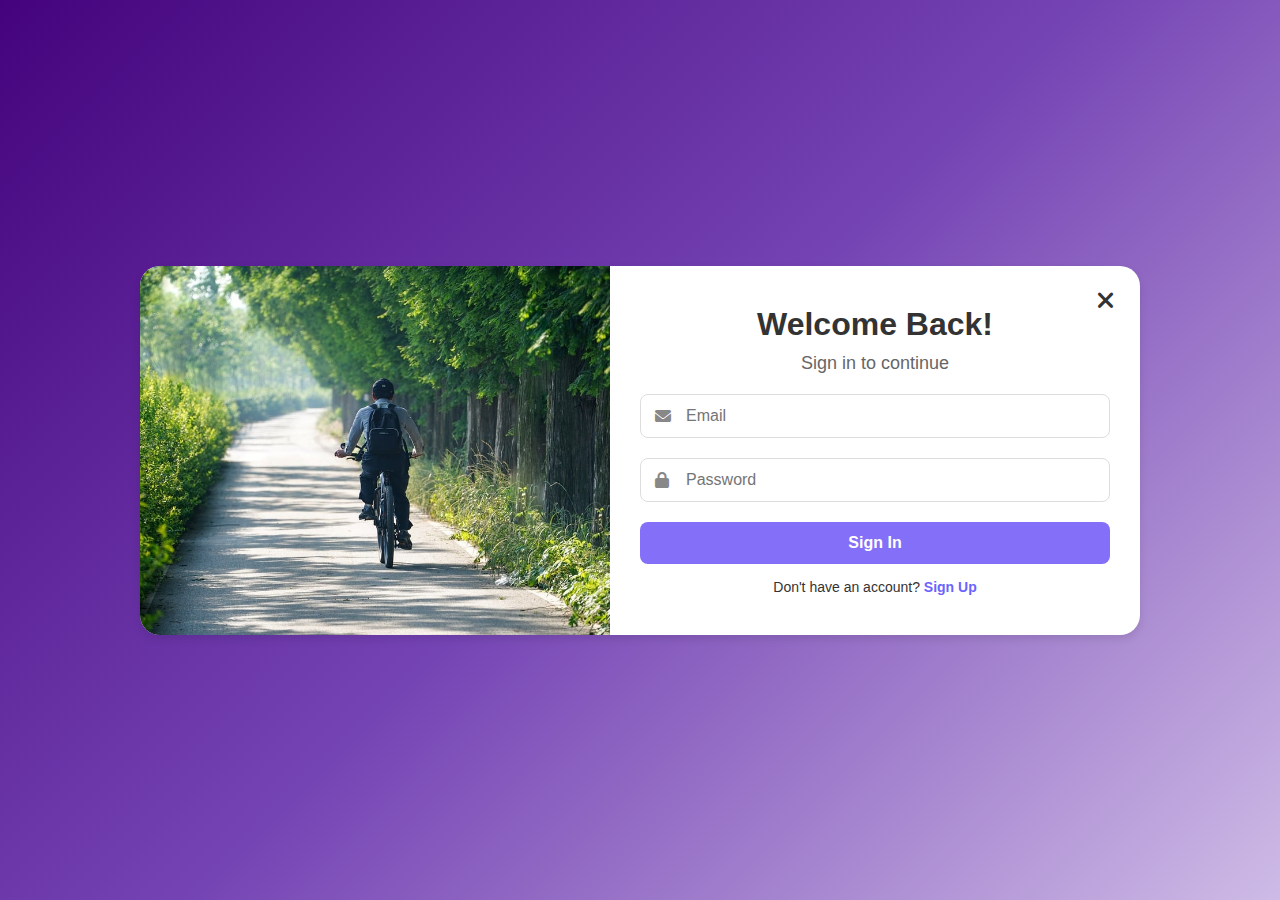
<file: signin.html>
<!DOCTYPE html>
<html lang="en">
<head>
  <meta charset="UTF-8">
  <meta name="viewport" content="width=device-width, initial-scale=1.0">
  <title>Sign In & Sign Up</title>
  <link rel="stylesheet" href="https://cdnjs.cloudflare.com/ajax/libs/font-awesome/6.0.0/css/all.min.css">
  <link rel="icon" href="assets/main_bg.png" type="image/x-icon" />
  <style>
    /* General Reset */ 
    * {
      margin: 0;
      padding: 0;
      box-sizing: border-box;
      font-family: 'Segoe UI', Tahoma, Geneva, Verdana, sans-serif;
    }

    body {
      display: flex;
      justify-content: center;
      align-items: center;
      height: 100vh;
      background: linear-gradient(135deg, #44037c, #7544b4, #cebbe6);
      box-shadow: 0px 4px 8px rgba(0, 0, 0, 0.3)
    }

    /* Auth Container */
    .auth-container {
      display: flex;
      flex-direction: row;
      width: 90%;
      max-width: 1000px;
      background: #ffffff;
      box-shadow: 0px 4px 8px rgba(0, 0, 0, 0.1);
      border-radius: 20px;
      overflow: hidden;
      position: relative;
    }

    /* Close Button */
    .auth-form .close-btn {
      position: absolute;
      top: 10px;
      left: 230px; /* Adjusted position slightly to the right */
      background: none;
      border: none;
      font-size: 24px;
      color: #333;
      cursor: pointer;
    }

    /* Left Image Section */
    .auth-image {
      flex: 1;
      background: url('./assets/login .jpg') no-repeat center center/cover;
      display: none;
    }

    /* Form Section */
    .auth-form {
      flex: 1;
      padding: 40px 30px;
      display: flex;
      flex-direction: column;
      justify-content: center;
      position: relative;
    }

    h2 {
      font-size: 32px;
      font-weight: 600;
      text-align: center;
      color: #333;
      margin-bottom: 10px;
    }

    p {
      text-align: center;
      color: #666;
      margin-bottom: 20px;
      font-size: 18px;
    }

    .input-group {
      position: relative;
      margin-bottom: 20px;
    }

    .input-group input {
      width: 100%;
      padding: 12px 15px 12px 45px;
      border: 1px solid #ddd;
      border-radius: 8px;
      font-size: 16px;
      outline: none;
      transition: border-color 0.3s ease;
    }

    .input-group input:focus {
      border-color: #6c63ff;
    }

    .input-group i {
      position: absolute;
      left: 15px;
      top: 50%;
      transform: translateY(-50%);
      color: #888;
    }

    button {
      width: 100%;
      padding: 12px;
      border: none;
      background: #846ff8;
      color: #fff;
      border-radius: 8px;
      font-size: 16px;
      font-weight: bold;
      cursor: pointer;
      transition: background 0.3s ease;
    }

    button:hover {
      background: #2e2a40;
    }

    .toggle-link {
      text-align: center;
      margin-top: 15px;
      color: #333;
      font-size: 14px;
    }

    .toggle-link a {
      color: #6c63ff;
      font-weight: bold;
      text-decoration: none;
    }

    .toggle-link a:hover {
      text-decoration: underline;
    }

    /* Responsive Design */
    @media (min-width: 768px) {
      .auth-image {
        display: block;
      }
    }
  </style>
</head>
<body>
  <div class="auth-container">
    <div class="auth-image"></div>

    <div class="auth-form">
      <button class="close-btn" onclick="goBack()">
        <i class="fas fa-times"></i>
      </button>

      <div id="signInForm">
        <h2>Welcome Back!</h2>
        <p>Sign in to continue</p>
        <div class="input-group">
          <i class="fas fa-envelope"></i>
          <input type="email" placeholder="Email" required>
        </div>
        <div class="input-group">
          <i class="fas fa-lock"></i>
          <input type="password" placeholder="Password" required>
        </div>
        <button>Sign In</button>
        <div class="toggle-link">
          Don't have an account? <a href="#" onclick="toggleForm('signUpForm')">Sign Up</a>
        </div>
      </div>

      <div id="signUpForm" style="display: none;">
        <h2>Join Us!</h2>
        <p>Sign up to get started</p>
        <div class="input-group">
          <i class="fas fa-user"></i>
          <input type="text" placeholder="Full Name" required>
        </div>
        <div class="input-group">
          <i class="fas fa-envelope"></i>
          <input type="email" placeholder="Email" required>
        </div>
        <div class="input-group">
          <i class="fas fa-lock"></i>
          <input type="password" placeholder="Password" required>
        </div>
        <button>Sign Up</button>
        <div class="toggle-link">
          Already have an account? <a href="#" onclick="toggleForm('signInForm')">Sign In</a>
        </div>
      </div>
    </div>
  </div>

  <script>
    function toggleForm(formId) {
      document.getElementById('signInForm').style.display = formId === 'signInForm' ? 'block' : 'none';
      document.getElementById('signUpForm').style.display = formId === 'signUpForm' ? 'block' : 'none';
    }

    function goBack() {
      window.location.href = 'index.html';
    }
  </script>
</body>
</html>
</file>
